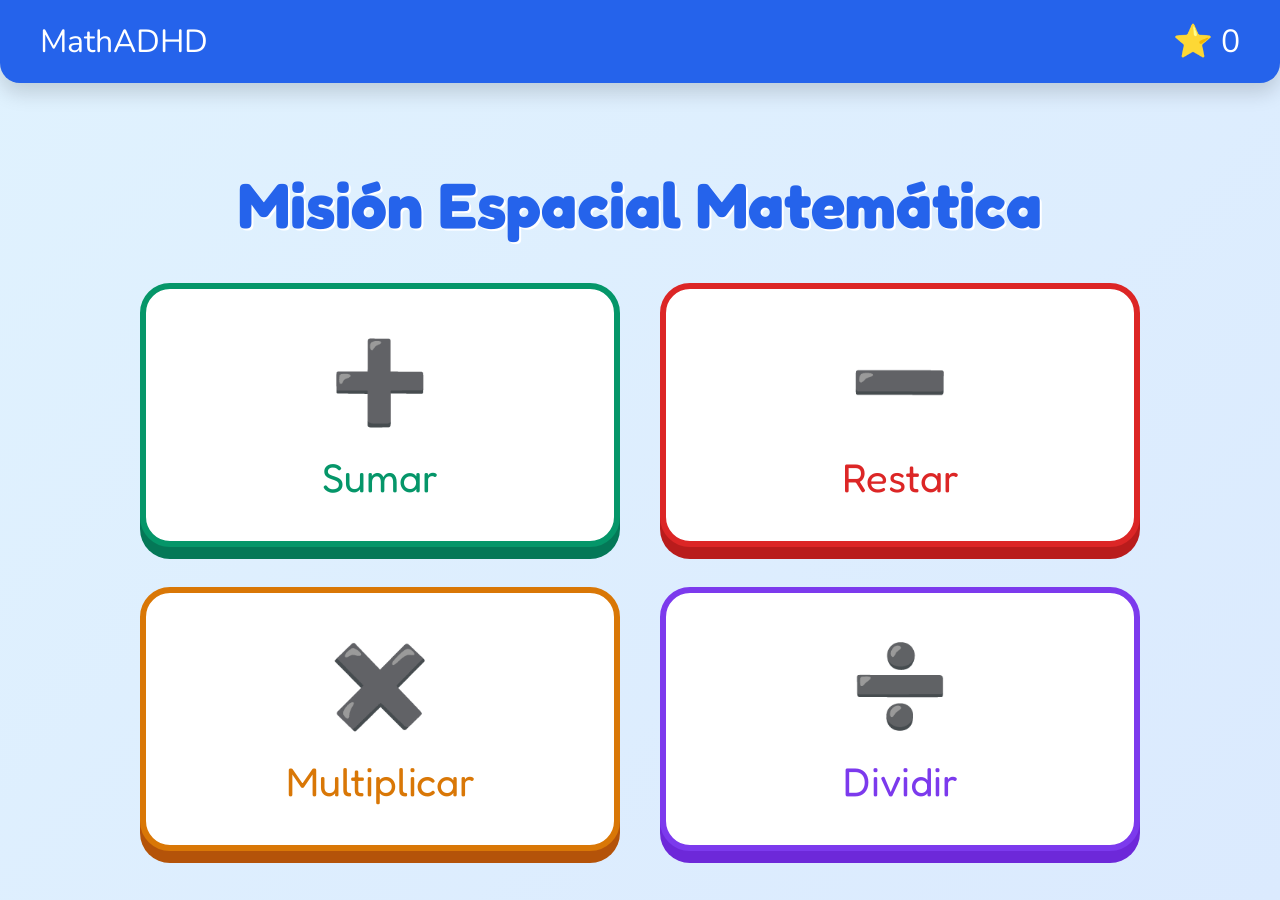
<file: TDAH.html>
<!DOCTYPE html>
<html lang="es">
<head>
    <meta charset="UTF-8">
    <meta name="viewport" content="width=device-width, initial-scale=1.0, maximum-scale=1.0, user-scalable=no">
    <title>MathADHD - Interfaz 100% Adaptativa y Segura</title>
    <style>
        @import url('https://fonts.googleapis.com/css2?family=Fredoka+One&family=Nunito:wght@700;900&display=swap');

        :root { 
            --bg: linear-gradient(135deg, #E0F2FE 0%, #DBEAFE 100%);
            --primary: #2563EB; --primary-shadow: #1D4ED8;
            --success: #059669; --success-shadow: #047857;
            --warning: #D97706; --warning-shadow: #B45309;
            --danger: #DC2626; --danger-shadow: #B91C1C;
            --purple: #7C3AED; --purple-shadow: #6D28D9;
        }

        * { box-sizing: border-box; touch-action: none; font-family: 'Nunito', sans-serif; user-select: none; }
        
        body { background: var(--bg); margin: 0; display: flex; justify-content: center; height: 100vh; width: 100vw; overflow: hidden; color: #1E293B; }
        
        /* SCROLL GENERAL: Fundamental para cuando las cajas crecen mucho hacia abajo */
        .app { width: 100vw; height: 100vh; display: flex; flex-direction: column; overflow-y: auto; }
        
        /* Cabecera */
        .top-bar { 
            background: var(--primary); color: #FFF; padding: 20px 40px; display: flex; justify-content: space-between; align-items: center;
            font-family: 'Fredoka One'; font-size: 2rem; z-index: 10; box-shadow: 0 10px 20px rgba(0,0,0,0.15); border-radius: 0 0 20px 20px; flex-shrink: 0;
        }
        .btn-back { background: rgba(255,255,255,0.25); border: none; color: #FFF; padding: 10px 25px; border-radius: 15px; font-family: 'Fredoka One'; font-size: 1.5rem; cursor: pointer; transition: 0.2s; }
        .btn-back:active { transform: scale(0.95); background: rgba(255,255,255,0.4); }
        
        /* Pantallas */
        .screen { display: none; flex: 1; padding: 40px 20px; flex-direction: column; align-items: center; overflow-y: visible; max-width: 1400px; width: 100%; margin: 0 auto; height: max-content;}
        .screen.active { display: flex; animation: fadeIn 0.4s cubic-bezier(0.175, 0.885, 0.32, 1.275); }
        @keyframes fadeIn { from { opacity: 0; transform: scale(0.95) translateY(20px); } to { opacity: 1; transform: scale(1) translateY(0); } }

        h1 { font-family: 'Fredoka One'; font-size: 4rem; color: var(--primary); margin-bottom: 40px; text-align: center; text-shadow: 2px 2px 0px #FFF;}
        h2 { font-family: 'Fredoka One'; font-size: 3rem; margin-bottom: 30px; text-align: center;}

        /* Instrucciones */
        .instruction { background: #FFF; padding: 25px 40px; border-radius: 25px; font-size: 2.2rem; width: 100%; text-align: center; margin-bottom: 30px; font-weight: 700; box-shadow: 0 10px 30px rgba(0,0,0,0.08); border: 4px solid #F1F5F9; }
        .instruction b { color: var(--primary); font-size: 2.6rem; font-family: 'Fredoka One'; }

        /* Menús */
        .grid-2x2 { display: grid; grid-template-columns: repeat(auto-fit, minmax(350px, 1fr)); gap: 40px; width: 100%; max-width: 1000px; margin: 0 auto; }
        .btn-menu { border: 6px solid; border-radius: 30px; padding: 40px 20px; font-size: 2.5rem; font-family: 'Fredoka One'; cursor: pointer; box-shadow: 0 12px 0; background: #FFF; display: flex; flex-direction: column; align-items: center; justify-content: center; transition: 0.1s; gap: 15px; }
        .btn-menu:active { transform: translateY(12px); box-shadow: 0 0 0 !important; }
        
        .c-add { border-color: var(--success); color: var(--success); box-shadow: 0 12px 0 var(--success-shadow); }
        .c-sub { border-color: var(--danger); color: var(--danger); box-shadow: 0 12px 0 var(--danger-shadow); }
        .c-mul { border-color: var(--warning); color: var(--warning); box-shadow: 0 12px 0 var(--warning-shadow); }
        .c-div { border-color: var(--purple); color: var(--purple); box-shadow: 0 12px 0 var(--purple-shadow); }

        /* Áreas de Juego - flex-start permite que crezcan independientemente hacia abajo */
        .game-area { width: 100%; display: flex; flex-wrap: wrap; justify-content: center; align-items: flex-start; gap: 30px; min-height: 120px; padding: 25px; border-radius: 25px; height: max-content; margin-bottom: 10px;}
        .area-top { background: transparent;}
        .area-bot { background: #FFF; border: 4px solid #E2E8F0; box-shadow: inset 0 10px 20px rgba(0,0,0,0.05); align-items: center;}

        /* Elementos Arrastrables (Tamaño moderado para caber mejor) */
        .drag-item { width: 65px; height: 65px; display: flex; justify-content: center; align-items: center; font-size: 3.5rem; cursor: grab; z-index: 100; transition: transform 0.1s; filter: drop-shadow(0 8px 10px rgba(0,0,0,0.2)); touch-action: none; position: relative; }
        .drag-item.dragging { z-index: 999; filter: drop-shadow(0 20px 20px rgba(0,0,0,0.4)); transform: scale(1.4); cursor: grabbing;}
        
        .click-item { width: 65px; height: 65px; font-size: 3.5rem; cursor: pointer; transition: transform 0.2s; text-align: center; filter: drop-shadow(0 8px 10px rgba(0,0,0,0.2));}
        .click-item.destroyed { transform: scale(0); opacity: 0; pointer-events: none; }

        /* Contenedores: Adaptables y seguros */
        .target-wrap { display: flex; flex-direction: column; align-items: center; gap: 5px; height: max-content; max-width: 100%; }
        .target-icon { font-size: 4.5rem; line-height: 1; filter: drop-shadow(0 8px 10px rgba(0,0,0,0.15)); margin-bottom: -10px; z-index: 2;}

        /* EL CORAZÓN DE LA ADAPTABILIDAD: min-width y padding. Sin widths fijos. */
        .target { display: flex; flex-direction: row; flex-wrap: wrap; align-content: flex-start; justify-content: center; gap: 10px; padding: 15px; transition: 0.3s ease; min-height: 100px; height: auto; }
        
        .t-caja { min-width: 180px; border: 6px dashed #94A3B8; border-radius: 20px; background: rgba(255,255,255,0.8); }
        .t-pecera { min-width: 180px; border: 6px solid #3B82F6; border-radius: 60px; background: rgba(219, 234, 254, 0.8); padding: 25px;}
        .t-mochila { min-width: 180px; border: 6px solid #F59E0B; border-radius: 30px 30px 10px 10px; background: rgba(254, 243, 199, 0.9); }
        .t-regalo { min-width: 150px; border: 6px solid #EF4444; border-radius: 15px; background: #FECACA; }
        .t-nido { min-width: 180px; border: 6px solid #92400E; border-radius: 0 0 60px 60px; background: #FEF3C7;}
        .t-plato { min-width: 180px; border: 6px solid #94A3B8; border-radius: 60px; background: #FFF; box-shadow: inset 0 10px 20px rgba(0,0,0,0.1); padding: 25px;}
        .t-cofre { min-width: 180px; border: 6px solid #713F12; border-radius: 15px 15px 0 0; background: #A16207; }
        .t-canasta { min-width: 180px; border: 6px solid #EA580C; border-top: none; border-radius: 0 0 30px 30px; background: transparent; }
        
        /* Tazones/Bandejas para personajes */
        .t-tazon { min-width: 160px; border: 6px solid #475569; border-radius: 0 0 40px 40px; background: #CBD5E0; box-shadow: inset 0 10px 15px rgba(0,0,0,0.2); }
        .t-bandeja { min-width: 200px; border: 6px solid #64748B; border-radius: 20px; background: #E2E8F0; }

        /* Cuadrícula (Para la Fábrica) */
        .grid-machine { display: grid; gap: 8px; margin: 0 auto; background: #333; padding: 15px; border-radius: 15px; box-shadow: 0 15px 30px rgba(0,0,0,0.3);}
        .grid-cell { width: 45px; height: 45px; background: var(--warning); border-radius: 8px; }

        /* Botones de Acción */
        .actions-container { display: flex; gap: 20px; justify-content: center; width: 100%; max-width: 900px; margin: 20px auto 30px; flex-wrap: wrap; flex-shrink: 0; position: relative;}
        
        .btn-reset { background: #94A3B8; color: white; border: none; padding: 20px 30px; border-radius: 30px; font-size: 1.8rem; font-family: 'Fredoka One'; cursor: pointer; box-shadow: 0 8px 0 #64748B; transition: 0.1s; display: block; flex: 1; min-width: 250px;}
        .btn-reset:active { transform: translateY(8px); box-shadow: 0 0 0; }

        .btn-check { background: var(--primary); color: white; border: none; padding: 20px 40px; border-radius: 30px; font-size: 2.2rem; font-family: 'Fredoka One'; cursor: pointer; box-shadow: 0 8px 0 var(--primary-shadow); transition: 0.1s; display: block; flex: 2; min-width: 300px;}
        .btn-check:active { transform: translateY(8px); box-shadow: 0 0 0; }
        
        .btn-next { background: var(--success); color: white; border: none; padding: 20px 40px; border-radius: 30px; font-size: 2.2rem; font-family: 'Fredoka One'; cursor: pointer; box-shadow: 0 8px 0 var(--success-shadow); display: none; width: 100%; max-width: 600px;}
        .btn-next:active { transform: translateY(8px); box-shadow: 0 0 0; }
        
        .feedback { font-size: 2.2rem; font-family: 'Fredoka One'; text-align: center; margin-top: 15px; min-height: 50px; transition: 0.2s; width: 100%; flex-shrink: 0;}

        @keyframes shake { 0%, 100% { transform: translateX(0); } 25% { transform: translateX(-15px) rotate(-3deg); } 50% { transform: translateX(15px) rotate(3deg); } 75% { transform: translateX(-15px) rotate(-3deg); } }
        .shake-anim { animation: shake 0.4s cubic-bezier(.36,.07,.19,.97) both; color: var(--danger) !important; }

    </style>
</head>
<body>
<div class="app">
    <div class="top-bar">
        <button class="btn-back" id="btn-back" style="display:none;" onclick="goBack()">◀ Volver</button>
        <span>MathADHD</span>
        <span>⭐ <span id="score">0</span></span>
    </div>

    <div id="screen-main" class="screen active">
        <h1>Misión Espacial Matemática</h1>
        <div class="grid-2x2">
            <button class="btn-menu c-add" onclick="showMenu('add')"><span style="font-size:5rem;">➕</span>Sumar</button>
            <button class="btn-menu c-sub" onclick="showMenu('sub')"><span style="font-size:5rem;">➖</span>Restar</button>
            <button class="btn-menu c-mul" onclick="showMenu('mul')"><span style="font-size:5rem;">✖️</span>Multiplicar</button>
            <button class="btn-menu c-div" onclick="showMenu('div')"><span style="font-size:5rem;">➗</span>Dividir</button>
        </div>
    </div>

    <div id="screen-sub" class="screen">
        <h2 id="sub-title">Elige tu Reto</h2>
        <div class="grid-2x2" id="sub-list"></div>
    </div>

    <div id="screen-game" class="screen">
        <div class="instruction" id="game-instr"></div>
        <div id="game-top" class="game-area area-top"></div>
        <div id="game-bot" class="game-area area-bot"></div>
        <div id="game-feedback" class="feedback"></div>
        
        <div class="actions-container" id="actions-container">
            <button class="btn-reset" id="btn-reset" onclick="resetLevel()">↻ Devolver Todo</button>
            <button class="btn-check" id="btn-check" onclick="checkCurrentGame()">¡Comprobar Respuesta!</button>
            <button class="btn-next" id="btn-next" onclick="restartCurrentGame()">¡Siguiente Reto!</button>
        </div>
    </div>
</div>

<script>
    let points = 0;
    let currentInitFunc = null; 
    let checkLogic = null;
    let gameState = {};

    const DB = {
        'add': { title: 'Retos de Suma', color: 'c-add', games: [
            { n: '📦 Caja Mágica', f: () => initDrag('manzanas', '🍎', 't-caja', null) },
            { n: '🐟 Pecera', f: () => initDrag('peces', '🐟', 't-pecera', null) },
            { n: '🎒 Mochila', f: () => initDrag('lápices', '✏️', 't-mochila', null) },
            { n: '🐷 Alcancía', f: () => initDrag('monedas', '🪙', 't-bandeja', '🐷') }
        ]},
        'sub': { title: 'Retos de Resta', color: 'c-sub', games: [
            { n: '👹 Monstruo', f: () => initDragSub('🍪', 't-tazon', '👹') },
            { n: '🛸 Nave Espacial', f: () => initDragSub('👽', 't-bandeja', '🛸') },
            { n: '🎈 Pinchando Globos', f: () => initDestroy('🎈') },
            { n: '🧹 Borrador Mágico', f: () => initDestroy('🟤') }
        ]},
        'mul': { title: 'Retos de Multiplicación', color: 'c-mul', games: [
            { n: '⚡ Clonador', f: initCloner },
            { n: '🏭 Fábrica', f: initGrid },
            { n: '🎁 Regalos', f: () => initDragMul('Moños', '🎀', 't-regalo', null) },
            { n: '🥚 Nidos', f: () => initDragMul('Huevos', '🥚', 't-nido', null) }
        ]},
        'div': { title: 'Retos de División', color: 'c-div', games: [
            { n: '🍽️ Platos', f: () => initDragDiv('Joyas', '💎', 't-plato', null) },
            { n: '💰 Cofres', f: () => initDragDiv('Monedas', '🪙', 't-cofre', null) },
            { n: '🐶 Perritos', f: () => initDragDiv('Huesos', '🦴', 't-tazon', '🐶') },
            { n: '🏀 Canastas', f: () => initDragDiv('Balones', '🏀', 't-canasta', null) }
        ]}
    };

    function navigate(id) {
        document.querySelectorAll('.screen').forEach(s => s.classList.remove('active'));
        document.getElementById(id).classList.add('active');
        document.getElementById('btn-back').style.display = id === 'screen-main' ? 'none' : 'block';
    }

    function goBack() {
        let active = document.querySelector('.screen.active').id;
        if(active === 'screen-game') navigate('screen-sub'); else navigate('screen-main');
    }

    function showMenu(op) {
        let d = DB[op];
        document.getElementById('sub-title').innerText = d.title;
        document.getElementById('sub-title').className = d.color;
        let list = document.getElementById('sub-list'); list.innerHTML = '';
        d.games.forEach(g => {
            let b = document.createElement('button'); b.className = `btn-menu ${d.color}`;
            b.innerText = g.n; 
            b.onclick = () => { currentInitFunc = g.f; restartCurrentGame(); navigate('screen-game'); };
            list.appendChild(b);
        });
        navigate('screen-sub');
    }

    function restartCurrentGame() {
        document.getElementById('game-feedback').innerText = '';
        document.getElementById('game-feedback').className = 'feedback';
        document.getElementById('btn-check').style.display = 'block';
        document.getElementById('btn-reset').style.display = 'block';
        document.getElementById('btn-next').style.display = 'none';
        if(currentInitFunc) currentInitFunc();
    }

    function resetLevel() {
        let bot = document.getElementById('game-bot');
        document.querySelectorAll('.target .drag-item').forEach(el => {
            el.style.position = 'relative'; 
            bot.appendChild(el);
        });

        document.querySelectorAll('.click-item').forEach(el => {
            el.style.transform = 'scale(1)';
            el.classList.remove('destroyed');
        });

        if(gameState) {
            gameState.destroyed = 0;
            if(gameState.cloned !== undefined || gameState.r !== undefined) {
                currentInitFunc(); 
                return; 
            }
        }

        document.getElementById('game-feedback').innerText = '';
        document.getElementById('game-feedback').className = 'feedback';
    }

    function winMsg(msg) {
        points++; document.getElementById('score').innerText = points;
        let fb = document.getElementById('game-feedback');
        fb.className = 'feedback'; 
        fb.innerText = "¡Excelente! " + msg; fb.style.color = 'var(--success)';
        document.getElementById('btn-check').style.display = 'none';
        document.getElementById('btn-reset').style.display = 'none'; 
        document.getElementById('btn-next').style.display = 'block';
    }

    function failMsg(msg) {
        let fb = document.getElementById('game-feedback');
        fb.innerHTML = "¡Ups! " + msg + " <br>¡Inténtalo de nuevo!"; 
        fb.className = 'feedback shake-anim';
        setTimeout(() => fb.classList.remove('shake-anim'), 500);
    }

    function checkCurrentGame() { if(checkLogic) checkLogic(); }
    const randomMsg = (msgs) => msgs[Math.floor(Math.random() * msgs.length)];

    let dragged = null;
    let ox = 0, oy = 0;

    function dragify(el, onDrop) {
        el.addEventListener('pointerdown', e => {
            e.preventDefault();
            dragged = el;
            el.dropCb = onDrop;
            
            let r = el.getBoundingClientRect();
            ox = e.clientX - r.left;
            oy = e.clientY - r.top;
            
            el.style.width = r.width + 'px';
            el.style.height = r.height + 'px';
            
            el.style.position = 'absolute';
            el.style.left = (e.clientX - ox) + 'px';
            el.style.top = (e.clientY - oy) + 'px';
            document.body.appendChild(el);
            
            el.classList.add('dragging');
            el.setPointerCapture(e.pointerId);
        });

        el.addEventListener('pointermove', e => {
            if(dragged === el) {
                el.style.left = (e.clientX - ox) + 'px';
                el.style.top = (e.clientY - oy) + 'px';
            }
        });

        const release = (e) => {
            if(dragged === el) {
                el.releasePointerCapture(e.pointerId);
                
                if(el.dropCb) el.dropCb(e.clientX, e.clientY, el);

                if(el.parentNode === document.body) {
                    document.getElementById('game-bot').appendChild(el);
                }

                el.classList.remove('dragging');
                el.style.position = 'relative'; 
                el.style.left = '';
                el.style.top = '';
                el.style.width = '';
                el.style.height = '';
                
                dragged = null;
            }
        };

        el.addEventListener('pointerup', release);
        el.addEventListener('pointercancel', release);
    }

    function hit(x, y, el) { 
        let r = el.getBoundingClientRect(); return x>=r.left && x<=r.right && y>=r.top && y<=r.bottom;
    }

    function setupUI(msg) {
        document.getElementById('game-instr').innerHTML = msg; 
        document.getElementById('game-top').innerHTML = '';
        document.getElementById('game-bot').innerHTML = '';
        gameState = { targets: [] };
    }

    function createTargetNode(tClass, icon) {
        if(icon) {
            let wrap = document.createElement('div'); wrap.className = 'target-wrap';
            let ico = document.createElement('div'); ico.className = 'target-icon'; ico.innerText = icon;
            let drop = document.createElement('div'); drop.className = `target ${tClass}`;
            wrap.appendChild(ico); wrap.appendChild(drop);
            return { wrap: wrap, drop: drop };
        } else {
            let wrap = document.createElement('div'); wrap.className = 'target-wrap';
            let drop = document.createElement('div'); drop.className = `target ${tClass}`;
            wrap.appendChild(drop);
            return { wrap: wrap, drop: drop };
        }
    }

    function createDraggables(count, emoji) {
        let bot = document.getElementById('game-bot');
        for(let i=0; i<count; i++) {
            let item = document.createElement('div');
            item.className = 'drag-item'; item.innerText = emoji;
            
            dragify(item, (x,y,el) => {
                let dropped = false;
                gameState.targets.forEach(td => {
                    if(!dropped && hit(x,y,td.drop)) {
                        dropped = true;
                        td.drop.appendChild(el); 
                    }
                });
                if(!dropped) { bot.appendChild(el); }
            });
            bot.appendChild(item);
        }
    }

    function initDrag(name, emoji, tClass, icon) {
        let t = Math.floor(Math.random()*4)+4; 
        let frases = [
            `¡Misión! Logra que haya exactamente <b>${t}</b> ${name} en el objetivo.`,
            `¡Secreto! Necesitamos guardar <b>${t}</b> ${name} aquí dentro.`,
            `¡Ayuda! Pon <b>${t}</b> ${name} en el recipiente correcto.`
        ];
        setupUI(randomMsg(frases));

        let top = document.getElementById('game-top');
        let targetData = createTargetNode(tClass, icon);
        top.appendChild(targetData.wrap); 
        gameState.targets.push(targetData);
        
        createDraggables(t+4, emoji); 
        
        checkLogic = () => {
            let count = gameState.targets[0].drop.querySelectorAll('.drag-item').length;
            if(count === t) winMsg(`Completaste el objetivo de ${t}.`);
            else failMsg(`Has puesto ${count}, pero la misión pide ${t}.`);
        };
    }

    function initDragSub(emoji, tClass, icon) {
        let total = Math.floor(Math.random()*4)+6;
        let toSub = Math.floor(Math.random()*3)+2;
        let target = total - toSub;
        
        let frases = [
            `Tienes <b>${total}</b> ${emoji}. Pásalos al recipiente hasta que a ti te queden solo <b>${target}</b> abajo.`,
            `Hay <b>${total}</b> ${emoji}. Pasa algunos al objetivo para que te sobren <b>${target}</b> en la bandeja inferior.`,
            `¡Misión! Empiezas con <b>${total}</b> ${emoji}. Dale los necesarios al objetivo hasta tener <b>${target}</b> libres abajo.`
        ];
        setupUI(randomMsg(frases));

        let top = document.getElementById('game-top');
        let targetData = createTargetNode(tClass, icon);
        top.appendChild(targetData.wrap); 
        gameState.targets.push(targetData);
        
        createDraggables(total, emoji);
        
        checkLogic = () => {
            let currentLeft = document.getElementById('game-bot').querySelectorAll('.drag-item').length;
            if(currentLeft === target) winMsg(`${total} - ${toSub} = ${target}.`);
            else failMsg(`Te han quedado ${currentLeft} abajo. Deben quedarte exactamente ${target}.`);
        };
    }

    function initDestroy(emoji) {
        let total = Math.floor(Math.random()*4)+6;
        let toSub = Math.floor(Math.random()*3)+2;
        let target = total - toSub;

        let frases = [
            `Hay <b>${total}</b> ${emoji}. Elimina algunos haciendo clic para que sobren exactamente <b>${target}</b>.`,
            `¡Demasiados! De los <b>${total}</b> ${emoji}, haz que desaparezcan los necesarios hasta tener <b>${target}</b>.`,
            `Tienes <b>${total}</b> ${emoji}. Destruye los que sobren para quedarte con <b>${target}</b>.`
        ];
        setupUI(randomMsg(frases));

        let bot = document.getElementById('game-bot'); bot.innerHTML = '';
        gameState.destroyed = 0;
        for(let i=0; i<total; i++) {
            let item = document.createElement('div');
            item.className='click-item'; item.innerText=emoji;
            item.onclick = () => { 
                if(!item.classList.contains('destroyed')){
                    item.style.transform='scale(0)'; 
                    item.classList.add('destroyed');
                    gameState.destroyed++; 
                }
            };
            bot.appendChild(item);
        }
        checkLogic = () => {
            let currentLeft = total - gameState.destroyed;
            if(currentLeft === target) winMsg(`${total} - ${toSub} = ${target}.`);
            else failMsg(`Han quedado ${currentLeft}. ¡Deben sobrar ${target}!`);
        };
    }

    function initDragMul(name, emoji, tClass, icon) {
        let groups = Math.floor(Math.random()*2)+2;
        let perGroup = Math.floor(Math.random()*2)+2;
        
        let frases = [
            `Reto: Forma <b>${groups}</b> grupos. Cada zona debe tener exactamente <b>${perGroup}</b> ${name}.`,
            `Acomoda todo en <b>${groups}</b> espacios, poniendo <b>${perGroup}</b> ${name} en cada uno.`,
            `¡Organiza! Crea <b>${groups}</b> conjuntos que tengan <b>${perGroup}</b> ${name} cada uno.`
        ];
        setupUI(randomMsg(frases));

        let top = document.getElementById('game-top');
        for(let i=0; i<groups; i++) {
            let targetData = createTargetNode(tClass, icon);
            top.appendChild(targetData.wrap); 
            gameState.targets.push(targetData);
        }
        createDraggables(groups*perGroup + 3, emoji);
        checkLogic = () => {
            let allOk = gameState.targets.every(td => td.drop.querySelectorAll('.drag-item').length === perGroup);
            if(allOk) winMsg(`${groups} grupos de ${perGroup} suman ${groups*perGroup}.`);
            else failMsg(`Revisa cada espacio. Asegúrate de poner la cantidad exacta.`);
        };
    }

    function initCloner() {
        let grp = Math.floor(Math.random()*2)+2;
        let tms = Math.floor(Math.random()*3)+2;
        
        let frases = [
            `Fábrica: Necesitamos clonar <b>${tms}</b> veces un grupo base de <b>${grp}</b> estrellas.`,
            `¡Multiplica! Queremos generar <b>${tms}</b> bloques idénticos de <b>${grp}</b> estrellas.`,
            `Usa la máquina para crear <b>${tms}</b> cajas que contengan <b>${grp}</b> estrellas cada una.`
        ];
        setupUI(randomMsg(frases));

        let bot = document.getElementById('game-bot'); bot.innerHTML='';
        let top = document.getElementById('game-top');
        
        let btnContainer = document.createElement('div');
        btnContainer.style.width = '100%';
        btnContainer.style.display = 'flex';
        btnContainer.style.justifyContent = 'center';
        
        let btn = document.createElement('button'); btn.className='btn-check'; btn.innerText='⚡ Clonar Grupo';
        btn.style.background='var(--warning)'; btn.style.width='auto'; btn.style.boxShadow='0 8px 0 var(--warning-shadow)';
        btn.style.marginTop='0';
        
        gameState.cloned = 0;
        btn.onclick = () => {
            gameState.cloned++;
            let g = document.createElement('div'); g.className='target t-caja'; g.style.height='auto'; g.innerText='⭐'.repeat(grp);
            g.style.fontSize='4rem'; top.appendChild(g);
        };
        btnContainer.appendChild(btn);
        bot.appendChild(btnContainer);
        
        checkLogic = () => {
            if(gameState.cloned === tms) winMsg(`Has clonado correctamente: ${grp} x ${tms} = ${grp*tms}.`);
            else failMsg(`Llevas ${gameState.cloned} clones. La misión exige ${tms}.`);
        };
    }

    function initGrid() {
        let rows = Math.floor(Math.random()*2)+2; let cols = Math.floor(Math.random()*3)+2;
        
        let frases = [
            `Construye: Crea un gran bloque de <b>${rows}</b> filas (horizontal) y <b>${cols}</b> columnas (vertical).`,
            `Arquitecto: Diseña un panel rectangular que mida <b>${rows}</b> de alto por <b>${cols}</b> de ancho.`,
            `Fábrica: Une las piezas para formar una estructura de <b>${rows}</b> filas por <b>${cols}</b> columnas.`
        ];
        setupUI(randomMsg(frases));

        let top = document.getElementById('game-top'); let bot = document.getElementById('game-bot'); bot.innerHTML='';
        let grid = document.createElement('div'); grid.className='grid-machine'; top.appendChild(grid);
        gameState.r = 1; gameState.c = 1;
        let updateGrid = () => {
            grid.style.gridTemplateColumns = `repeat(${gameState.c}, 1fr)`; grid.innerHTML='';
            for(let i=0; i<gameState.r*gameState.c; i++) { let cell=document.createElement('div'); cell.className='grid-cell'; grid.appendChild(cell); }
        };
        let bRow = document.createElement('button'); bRow.className='btn-check'; bRow.innerText='➕ Agregar Fila'; bRow.style.width='45%'; bRow.style.marginTop='0'; bRow.onclick=()=>{if(gameState.r<5) gameState.r++; updateGrid();};
        let bCol = document.createElement('button'); bCol.className='btn-check'; bCol.innerText='➕ Agregar Columna'; bCol.style.width='45%'; bCol.style.marginTop='0'; bCol.onclick=()=>{if(gameState.c<5) gameState.c++; updateGrid();};
        
        let bContainer = document.createElement('div'); bContainer.style.display = 'flex'; bContainer.style.gap = '10px'; bContainer.style.width = '100%'; bContainer.style.justifyContent = 'center';
        bContainer.appendChild(bRow); bContainer.appendChild(bCol); bot.appendChild(bContainer);
        updateGrid();

        checkLogic = () => {
            if(gameState.r===rows && gameState.c===cols) winMsg(`¡Perfecto! ${rows} x ${cols} = ${rows*cols} piezas en total.`);
            else failMsg(`Armaste una de ${gameState.r}x${gameState.c}. Vuelve a leer las instrucciones.`);
        };
    }

    function initDragDiv(name, emoji, tClass, icon) {
        let groups = Math.floor(Math.random()*2)+2; 
        let perGroup = Math.floor(Math.random()*2)+2; 
        let total = groups * perGroup; 
        
        let frases = [
            `Justicia: Tienes <b>${total}</b> ${name}. Repártelos todos para que cada zona tenga exactamente lo mismo.`,
            `Equidad: Reparte <b>${total}</b> ${name} en partes iguales sin que sobre ninguno abajo.`,
            `¡Misión! Coloca los <b>${total}</b> ${name} en los espacios para que todos tengan la misma cantidad.`
        ];
        setupUI(randomMsg(frases));

        let top = document.getElementById('game-top');
        for(let i=0; i<groups; i++) {
            let targetData = createTargetNode(tClass, icon);
            top.appendChild(targetData.wrap); 
            gameState.targets.push(targetData);
        }
        createDraggables(total, emoji);
        checkLogic = () => {
            let sum = 0;
            gameState.targets.forEach(td => sum += td.drop.querySelectorAll('.drag-item').length);
            if(sum !== total) { failMsg(`Aún te sobran elementos abajo. ¡Repártelos todos!`); return; }
            
            let first = gameState.targets[0].drop.querySelectorAll('.drag-item').length;
            let allEq = gameState.targets.every(td => td.drop.querySelectorAll('.drag-item').length === first); 
            if(allEq) winMsg(`Repartiste equitativamente: ${total} ÷ ${groups} = ${first}.`);
            else failMsg(`Las zonas no están parejas. Algunas tienen más que otras.`);
        };
    }

</script>
</body>
</html>
</file>
